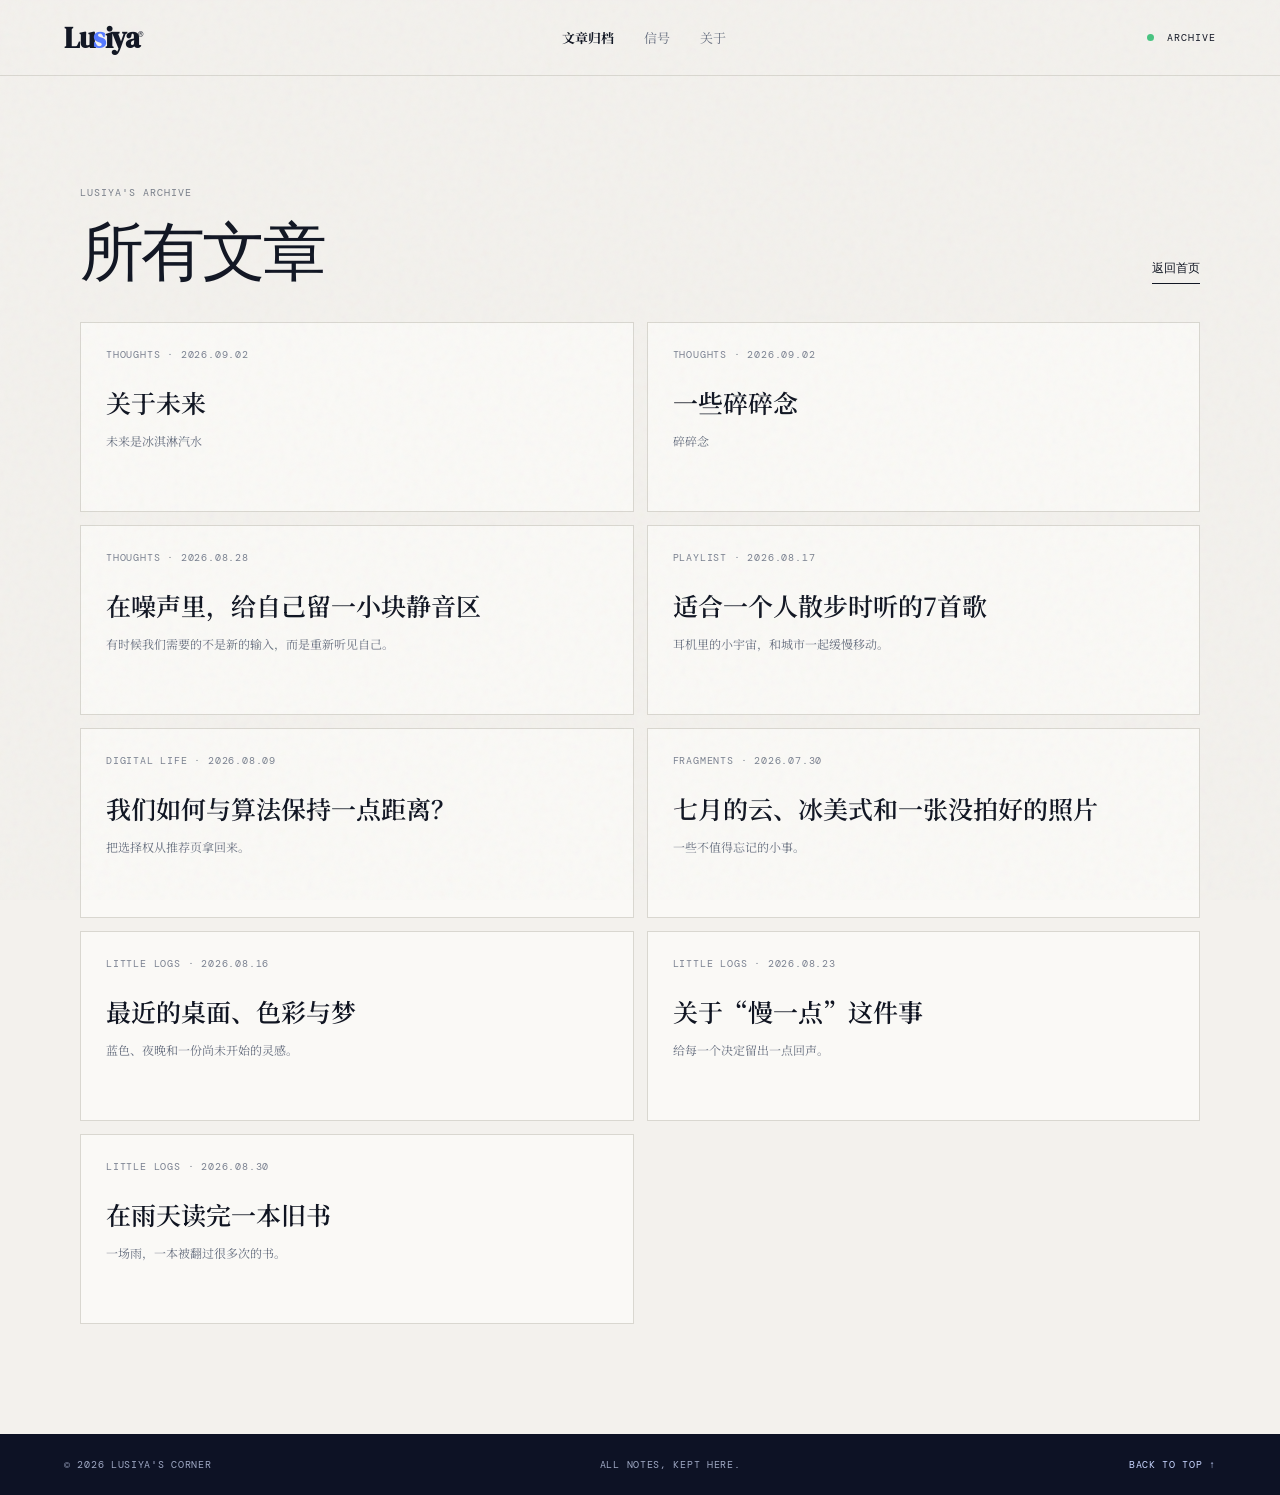
<file: archive.html>
<!doctype html>
<html lang="zh-CN">
<head>
  <meta charset="UTF-8">
  <meta name="viewport" content="width=device-width,initial-scale=1.0">
  <title>Lusiya — archive</title>
  <link rel="preconnect" href="https://fonts.googleapis.com">
  <link rel="preconnect" href="https://fonts.gstatic.com" crossorigin>
  <link href="https://fonts.googleapis.com/css2?family=DM+Mono:wght@400;500&family=DM+Serif+Display:ital@0;1&family=Noto+Serif+SC:wght@500;600;700&family=Space+Grotesk:wght@400;500;600;700&display=swap" rel="stylesheet">
  <link rel="stylesheet" href="style.css?v=archive1">
</head>
<body>
  <div class="noise"></div>
  <header>
    <a class="logo" href="index.html#home">Lu<span>s</span>iya<sup>®</sup></a>
    <nav><a class="on" href="archive.html">文章归档</a><a href="index.html#signal">信号</a><a href="index.html#about">关于</a></nav>
    <div class="tools"><span><b></b> ARCHIVE</span></div>
  </header>
  <main class="archive-page">
    <div class="archive-head">
      <div><p class="kicker">LUSIYA'S ARCHIVE</p><h1>所有文章</h1></div>
      <a href="index.html#writing">返回首页 <i class="icon-arrow-up-left"></i></a>
    </div>
    <div class="archive-grid" id="archive-list"></div>
  </main>
  <footer><span>© 2026 LUSIYA'S CORNER</span><span>ALL NOTES, KEPT HERE.</span><a href="index.html#home">BACK TO TOP ↑</a></footer>
  <script src="generated/posts.js"></script>
  <script src="archive.js"></script>
</body>
</html>
</file>
<file: style.css>
:root{--ink:#101522;--paper:#f3f1ed;--blue:#5479ff;--line:#d9d7d0;--mono:"DM Mono",monospace}*{box-sizing:border-box}html{scroll-behavior:smooth}body{margin:0;background:var(--paper);color:var(--ink);font-family:"Space Grotesk","Noto Serif SC",sans-serif}.noise{position:fixed;inset:0;z-index:9;pointer-events:none;opacity:.04;background-image:url("data:image/svg+xml,%3Csvg viewBox='0 0 160 160' xmlns='http://www.w3.org/2000/svg'%3E%3Cfilter id='n'%3E%3CfeTurbulence type='fractalNoise' baseFrequency='.8' numOctaves='4'/%3E%3C/filter%3E%3Crect width='100%25' height='100%25' filter='url(%23n)'/%3E%3C/svg%3E")}header{height:76px;padding:0 5vw;display:flex;align-items:center;justify-content:space-between;border-bottom:1px solid var(--line);position:sticky;top:0;z-index:5;background:#f3f1eddf;backdrop-filter:blur(12px)}.logo{font:700 29px "DM Serif Display";letter-spacing:-1.5px;color:var(--ink);text-decoration:none}.logo span,h1 em,h2 em{color:var(--blue)}.logo sup{font:9px var(--mono)}nav{display:flex;gap:30px}nav a{font-size:13px;color:#687080;text-decoration:none}nav .on{color:var(--ink);font-weight:bold}.tools{display:flex;gap:20px;align-items:center}.tools span,.kicker{font:10px var(--mono);letter-spacing:1px}.tools b{display:inline-block;width:7px;height:7px;border-radius:50%;background:#47c480;margin-right:6px}.hero{max-width:1280px;min-height:620px;margin:auto;padding:65px 5vw;display:grid;grid-template-columns:1fr 1fr;align-items:center;position:relative}.kicker{margin:0 0 21px;color:#777d88}.hero h1{font:400 clamp(68px,9vw,138px)/.84 "DM Serif Display";letter-spacing:-6px;margin:0}.hero h1 em{font-style:italic}.intro{font:15px/1.8 "Noto Serif SC";margin:30px 0 0;color:#4e5666}.button,.outline{display:inline-flex;align-items:center;gap:16px;margin-top:27px;padding:13px 17px;color:#fff;background:var(--ink);text-decoration:none;font-size:12px;transition:.2s}.button:hover{transform:translate(3px,-3px);box-shadow:-4px 4px var(--blue)}.hero-art{height:470px;position:relative;margin-left:5vw}.hero-image{position:absolute;inset:10px 20px 20px 5px;background:linear-gradient(90deg,#0d1a4099,#0d1a4011),url('assets/lusiya-hero.jpg') center/cover;filter:saturate(.85) contrast(1.05);clip-path:polygon(12% 0,100% 0,100% 81%,88% 100%,0 100%,0 11%)}.hero-art:after{content:"";position:absolute;inset:0;border:1px solid #5479ff99;transform:translate(20px,20px);z-index:-1}.co{position:absolute;font:10px var(--mono);color:#3f65ed}.c1{top:16px;left:-38px;writing-mode:vertical-rl}.c2{right:0;bottom:12px}.hero-art p{position:absolute;bottom:35px;left:30px;color:white;font:11px/1.5 var(--mono);letter-spacing:1px}.ring{position:absolute;border:1px solid var(--blue);border-radius:50%;width:75px;height:75px}.r1{right:-20px;top:34px}.r2{left:-10px;bottom:56px;width:23px;height:23px}.pixel{position:absolute;background:var(--blue);width:9px;height:9px}.p1{top:89px;left:7px}.p2{right:64px;bottom:18px}.hero-foot{position:absolute;bottom:20px;left:5vw;right:5vw;display:flex;gap:16px;align-items:center;color:#777;font:10px var(--mono)}.hero-foot i{height:1px;background:#d0cec7;flex:1}.ticker{background:var(--ink);overflow:hidden;color:#e9ebf5;white-space:nowrap;padding:14px 0;font:12px var(--mono);letter-spacing:1px;animation:slide 26s linear infinite}@keyframes slide{50%{text-indent:-30%}}.section{max-width:1120px;margin:auto;padding:110px 0}.head{display:flex;justify-content:space-between;align-items:end;margin-bottom:34px}.section h2,.signal h2,.about h2{font:500 45px/1 "Noto Serif SC";letter-spacing:-3px;margin:0}.head>a{font-size:13px;color:var(--ink);text-decoration:none;border-bottom:1px solid;padding-bottom:5px}.posts{display:grid;grid-template-columns:1.3fr 1fr 1fr;grid-auto-rows:235px;gap:13px}.post{padding:23px;border:1px solid var(--line);background:#faf9f6;display:flex;flex-direction:column;justify-content:space-between;transition:.2s}.post:hover{border-color:var(--blue);transform:translateY(-3px)}.post p,.post>a,.post small{font:10px var(--mono);letter-spacing:.8px;color:#7a8190;margin:0}.post h3{font:600 21px/1.35 "Noto Serif SC";margin:16px 0 8px}.post span{color:#687080;font-size:12px;line-height:1.55}.post>a{margin-top:15px;color:var(--blue);text-decoration:none}.lead{grid-row:span 2;padding:0;display:grid;grid-template-columns:minmax(0,1fr);grid-template-rows:1fr auto}.image{display:block;width:100%;min-height:210px;background:linear-gradient(0deg,#162b8099,transparent 70%),url('assets/lusiya-hero.jpg') center/cover}.lead>div{padding:20px 23px}.lead h3{font-size:25px}.night{background:#182047;color:white;border-color:#182047}.night p,.night span{color:#c2cce7}.night>a{color:#adbeff}.signal{background:#dfe7ff;min-height:520px;padding:90px max(6vw,calc((100vw - 1120px)/2));display:grid;grid-template-columns:1fr 1fr;align-items:center;gap:80px}.signal h2{font-size:50px}.signal>div>p:not(.kicker){font:14px/1.8 "Noto Serif SC";color:#4f5c79;max-width:370px;margin:24px 0 0}.outline{background:transparent;border:1px solid #253660;color:#172342}.player{height:310px;max-width:410px;margin:auto;position:relative;background:#1d2750;overflow:hidden;box-shadow:15px 15px #a9bdff}.player:after{content:"";position:absolute;inset:0;background:linear-gradient(90deg,#15214d,transparent 75%)}.player img{width:100%;height:100%;object-fit:cover;opacity:.8;filter:saturate(.75)}.player div,.bars{position:absolute;z-index:1;left:25px;color:white}.player div{bottom:58px;display:flex;flex-direction:column;gap:5px}.player small,.player span{font:10px var(--mono);letter-spacing:1px;color:#c2cdf4}.player b{font:23px "DM Serif Display"}.bars{bottom:18px;margin:0;color:#a8bcff;letter-spacing:3px}.journal{display:grid;grid-template-columns:.8fr 1.2fr;gap:60px}.journal h2{font:400 60px/1 "DM Serif Display"}.log-list{border-top:1px solid var(--ink)}.log-list a{min-height:85px;display:grid;grid-template-columns:100px 1fr 20px;align-items:center;border-bottom:1px solid var(--line);color:var(--ink);text-decoration:none}.log-list small{font:10px var(--mono);color:var(--blue)}.log-list b{font:500 17px "Noto Serif SC"}.about{background:#172047;color:#f6f7ff;padding:90px max(6vw,calc((100vw - 1120px)/2));display:grid;grid-template-columns:.45fr 1fr .6fr;gap:25px;overflow:hidden}.about>small{font:11px var(--mono);color:#91a5ff}.about h2{font:400 54px "DM Serif Display"}.about>div>p:not(.kicker){font:14px/1.8 "Noto Serif SC";max-width:440px;color:#d6dcf2;margin:22px 0}.about span{display:flex;gap:12px}.about span a{font:10px var(--mono);color:#d8e4ff;text-decoration:none;border-bottom:1px solid #8193d8;padding-bottom:4px}.about>b{font:110px/.66 "DM Serif Display";letter-spacing:-8px;color:#667bd8;opacity:.5;text-align:right;transform:rotate(8deg)}footer{background:#0d1225;color:#9fa8c4;display:flex;justify-content:space-between;padding:24px 5vw;font:10px var(--mono);letter-spacing:.7px}footer a{color:#c8d5ff;text-decoration:none}@media(max-width:760px){header{height:64px;padding:0 6vw}nav,.tools span{display:none}.hero{display:block;min-height:680px;padding:65px 7vw}.hero h1{font-size:86px}.hero-art{height:260px;margin:44px 0 0}.hero-foot{left:7vw;right:7vw}.section{padding:72px 6vw}.section h2,.signal h2{font-size:36px}.posts{grid-template-columns:1fr 1fr;grid-auto-rows:220px}.lead{grid-column:span 2;grid-row:span 2}.signal{grid-template-columns:1fr;padding:70px 7vw;gap:40px}.player{width:90%;margin-left:0}.journal{grid-template-columns:1fr;gap:35px}.journal h2{font-size:48px}.about{padding:70px 7vw;grid-template-columns:1fr}.about>b{display:none}.log-list a{grid-template-columns:78px 1fr 20px}footer{gap:15px;flex-wrap:wrap;padding:24px 7vw}footer span:first-child{width:100%}}
.search{border:0;background:transparent;color:var(--ink);font-size:18px;cursor:pointer}.modal,.search-panel{position:fixed;inset:0;z-index:20;display:grid;place-items:center;background:#0b1024b8;backdrop-filter:blur(10px);opacity:0;visibility:hidden;transition:.25s}.modal.show,.search-panel.show{opacity:1;visibility:visible}.modal-card{width:min(620px,88vw);position:relative;padding:54px;background:#f8f7f3;box-shadow:16px 16px 0 #6c85ef}.close-modal,.close-search{position:absolute;right:17px;top:17px;border:0;background:transparent;font-size:22px;cursor:pointer}.modal-type{font:10px var(--mono);letter-spacing:1px;color:var(--blue)}.modal-card h2{font:600 31px/1.35 "Noto Serif SC";margin:15px 0}.modal-body{font:15px/1.9 "Noto Serif SC";color:#566072}.modal-next{padding:11px 0;margin-top:13px;border:0;border-bottom:1px solid var(--ink);background:transparent;color:var(--ink);font:12px var(--mono);cursor:pointer}.search-panel{background:#f3f1edf5;align-content:center}.search-panel label{display:flex;flex-direction:column;width:min(650px,85vw);gap:20px;font:11px var(--mono);letter-spacing:1px;color:#697388}.search-panel input{border:0;border-bottom:2px solid var(--ink);padding:13px 0;background:transparent;outline:none;color:var(--ink);font:500 27px "Noto Serif SC"}.search-results{width:min(650px,85vw);margin-top:22px;font:12px var(--mono);color:#7f8796}.search-results button{margin-left:8px;border:1px solid var(--line);border-radius:30px;padding:6px 9px;background:white;cursor:pointer}.channel-active .player{animation:pulse 1.3s ease-in-out infinite alternate}@keyframes pulse{to{box-shadow:20px 20px #768fff,0 0 0 7px #9aafff66}}@media(max-width:760px){.modal-card{padding:43px 27px}.modal-card h2{font-size:25px}.search-panel input{font-size:21px}}
.modal-card{max-height:min(78vh,680px);overflow:auto}.modal-body p{margin:0 0 15px}
.track-credit{font:9px var(--mono);letter-spacing:.8px;color:#c2cdf4;text-decoration:none;margin-top:2px}
.post{cursor:pointer}.post:focus-visible{outline:2px solid var(--blue);outline-offset:3px}
.archive-page{max-width:1120px;margin:auto;padding:110px 0}.archive-head{display:flex;justify-content:space-between;align-items:end;margin-bottom:38px}.archive-head h1{font:400 64px/1 "DM Serif Display";letter-spacing:-3px;margin:0}.archive-head>a{color:var(--ink);font:12px var(--mono);text-decoration:none;border-bottom:1px solid;padding-bottom:6px}.archive-grid{display:grid;grid-template-columns:repeat(2,minmax(0,1fr));gap:13px}.archive-card{position:relative;min-height:190px;padding:25px;border:1px solid var(--line);background:#faf9f6;color:var(--ink);text-decoration:none;transition:.2s}.archive-card:hover{border-color:var(--blue);transform:translateY(-3px)}.archive-card p{font:10px var(--mono);letter-spacing:.8px;color:#7a8190;margin:0}.archive-card h2{font:600 25px/1.35 "Noto Serif SC";margin:25px 0 10px}.archive-card span{font:12px/1.6 "Noto Serif SC";color:#687080}.archive-card>i{position:absolute;right:25px;bottom:25px;color:var(--blue)}.posts-pagination{display:flex;justify-content:center;gap:8px;margin-top:28px}.posts-pagination button{min-width:38px;height:34px;padding:0 10px;border:1px solid var(--line);background:transparent;color:var(--ink);font:10px var(--mono);cursor:pointer}.posts-pagination button:hover,.posts-pagination button.on{border-color:var(--blue);background:var(--blue);color:white}.posts-pagination button:disabled{opacity:.35;cursor:not-allowed}@media(max-width:760px){.archive-page{padding:72px 6vw}.archive-head h1{font-size:48px}.archive-grid{grid-template-columns:1fr}.archive-card h2{font-size:22px}}
</file>
